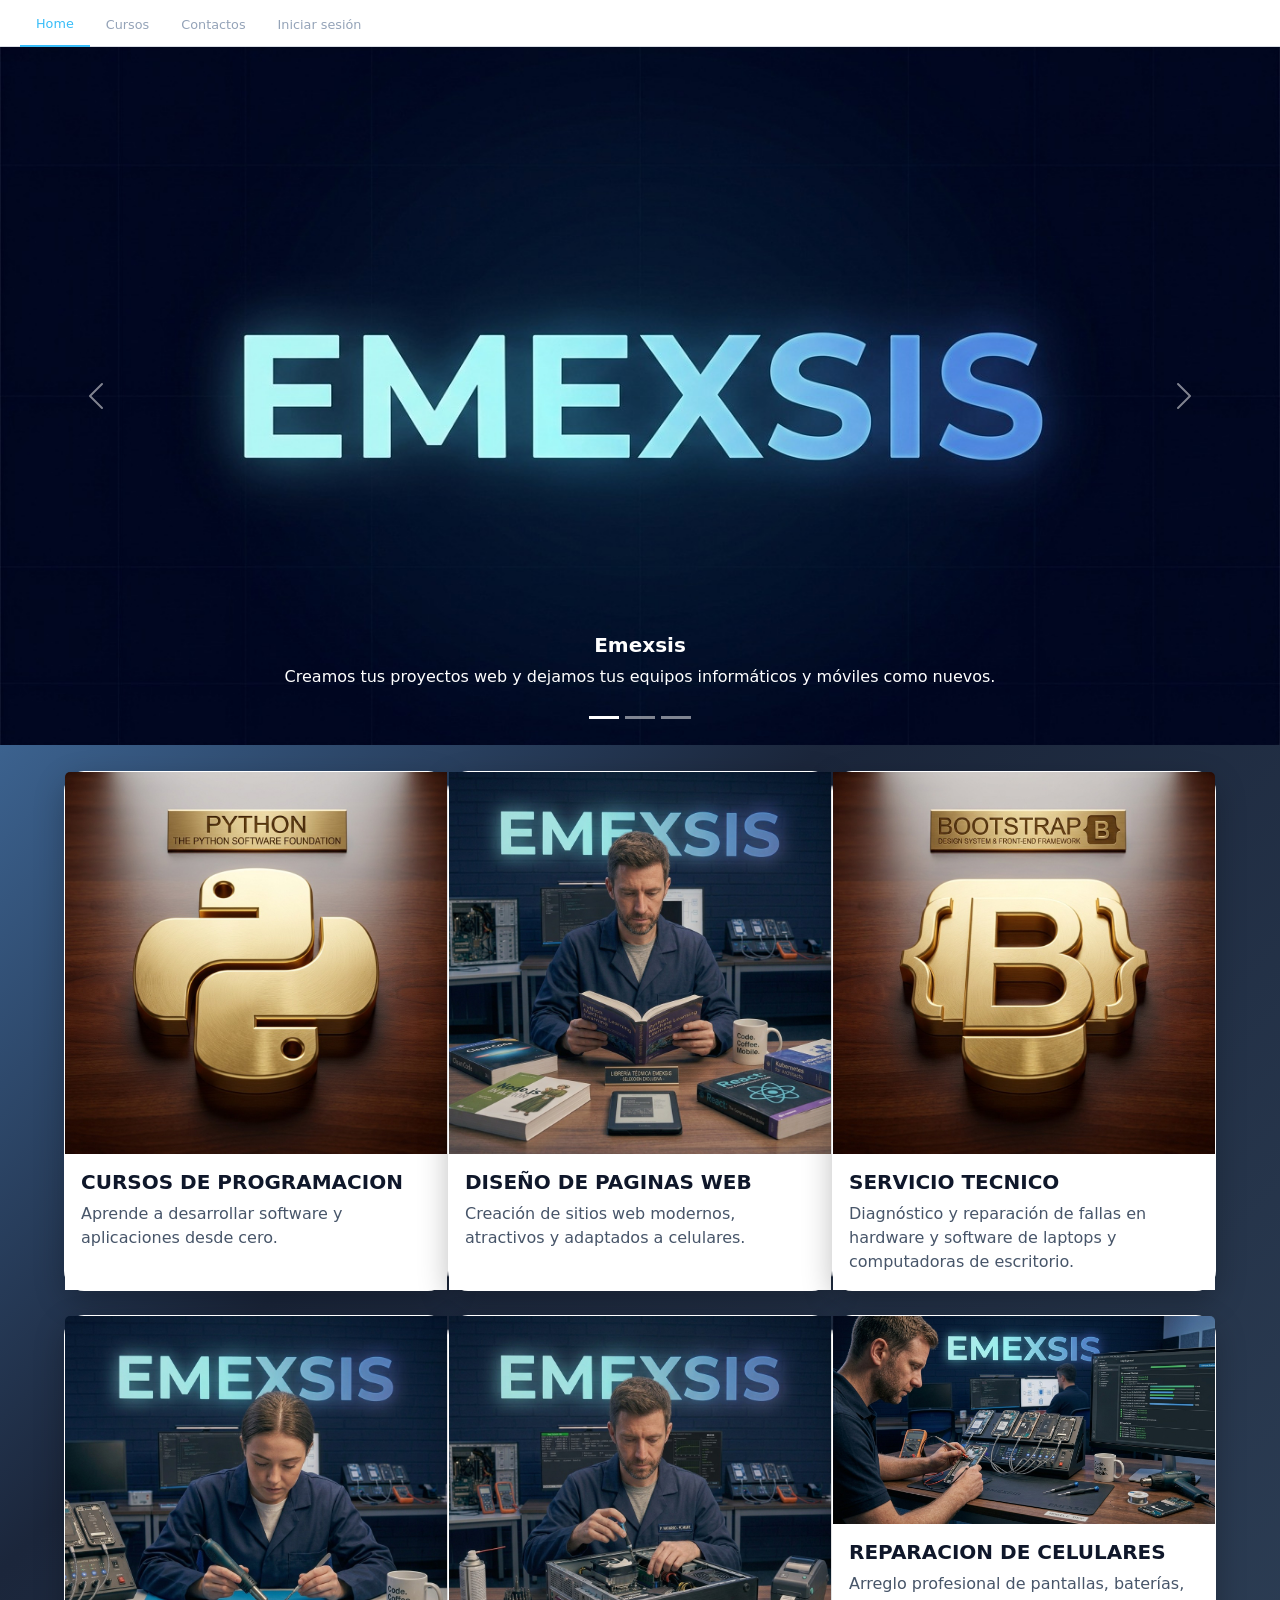
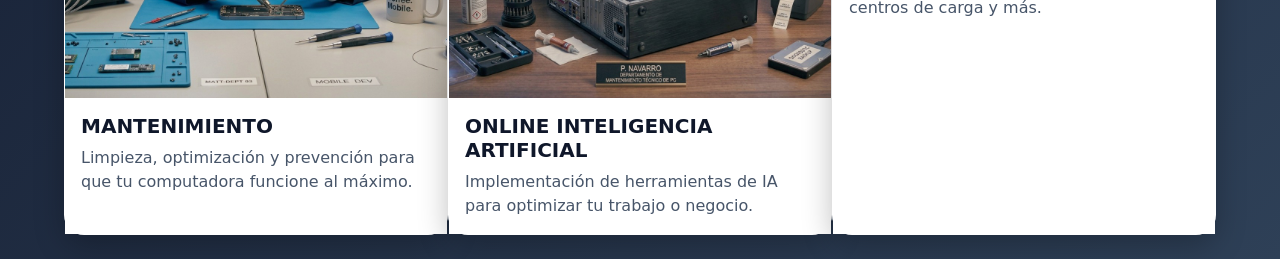
<file: index.html>
<!DOCTYPE html>
<html lang="en">

<head>
  <meta charset="UTF-8">
  <meta name="viewport" content="width=device-width, initial-scale=1.0">
  <link href="https://cdn.jsdelivr.net/npm/bootstrap@5.0.2/dist/css/bootstrap.min.css" rel="stylesheet"
    integrity="sha384-EVSTQN3/azprG1Anm3QDgpJLIm9Nao0Yz1ztcQTwFspd3yD65VohhpuuCOmLASjC" crossorigin="anonymous">
  <title></title>
  <link rel="stylesheet" href="style.css">
</head>

<body>
  <ul class="nav nav-tabs bg-white ps-3 pt-2">
    <li class="nav-item">
      <a class="nav-link active" aria-current="page" href="index.html">Home</a>
    </li>
    <li class="nav-item">
      <a class="nav-link" href="cursos.html">Cursos</a>
    </li>
    <li class="nav-item">
      <a class="nav-link" href="contactame.html">Contactos</a>
    </li>
    <li class="nav-item">
      <a class="nav-link" href="login.html">Iniciar sesión</a>
    </li>
  </ul>
  <div id="carouselExampleCaptions" class="carousel slide" data-bs-ride="carousel">
    <div class="carousel-indicators">
      <button type="button" data-bs-target="#carouselExampleCaptions" data-bs-slide-to="0" class="active"
        aria-current="true" aria-label="Slide 1"></button>
      <button type="button" data-bs-target="#carouselExampleCaptions" data-bs-slide-to="1"
        aria-label="Slide 2"></button>
      <button type="button" data-bs-target="#carouselExampleCaptions" data-bs-slide-to="2"
        aria-label="Slide 3"></button>
    </div>
    <div class="carousel-inner">
      <div class="carousel-item active">
        <img src="src/img/1.jpeg" class="d-block w-100" alt="...">
        <div class="carousel-caption d-none d-md-block">
          <h5><strong>Emexsis</strong></h5>
          <p>Creamos tus proyectos web y dejamos tus equipos informáticos y móviles como nuevos.</p>
        </div>
      </div>
      <div class="carousel-item">
        <img src="src/img/2.jpeg" class="d-block w-100" alt="...">
        <div class="carousel-caption d-none d-md-block">
          <h5><strong>Emexsis</strong></h5>
          <p>Nos apasiona la innovación y el soporte tecnológico integral. Nuestro objetivo es ofrecerte soluciones
            eficientes, modernas y al alcance de tu mano.</p>
        </div>
      </div>
      <div class="carousel-item">
        <img src="src/img/3.jpeg" class="d-block w-100" alt="...">
        <div class="carousel-caption d-none d-md-block">
          <h5><strong>Emexsis</strong></h5>
          <p>Tu centro integral de tecnología: impulsamos tu aprendizaje y desarrollo digital.</p>
        </div>
      </div>
      <div class="carousel-item">
        <img src="src/img/4.jpeg" class="d-block w-100" alt="...">
        <div class="carousel-caption d-none d-md-block">
          <h5><strong>Emexsis</strong></h5>
          <p>También cuidamos, optimizamos y reparamos tus computadoras y celulares.</p>
        </div>
      </div>
    </div>
    <button class="carousel-control-prev" type="button" data-bs-target="#carouselExampleCaptions" data-bs-slide="prev">
      <span class="carousel-control-prev-icon" aria-hidden="true"></span>
      <span class="visually-hidden">Previous</span>
    </button>
    <button class="carousel-control-next" type="button" data-bs-target="#carouselExampleCaptions" data-bs-slide="next">
      <span class="carousel-control-next-icon" aria-hidden="true"></span>
      <span class="visually-hidden">Next</span>
    </button>
  </div>
  <div class="cont">


    <div class="card-group">
      <div class="card">
        <img src="src/img/programacion.jpeg" class="card-img-top" alt="...">
        <div class="card-body">
          <h5 class="card-title"><strong>CURSOS DE PROGRAMACION</strong></h5>
          <p class="card-text">Aprende a desarrollar software y aplicaciones desde cero.</p>
        </div>
      </div>
      <div class="card">
        <img src="src/img/paginasweb.jpeg" class="card-img-top" alt="...">
        <div class="card-body">
          <h5 class="card-title"><strong>DISEÑO DE PAGINAS WEB</strong></h5>
          <p class="card-text">Creación de sitios web modernos, atractivos y adaptados a celulares.</p>
        </div>
      </div>
      <div class="card">
        <img src="src/img/serviciotecnico.jpeg" class="card-img-top" alt="...">
        <div class="card-body">
          <h5 class="card-title"><strong>SERVICIO TECNICO</strong></h5>
          <p class="card-text">Diagnóstico y reparación de fallas en hardware y software de laptops y computadoras de
            escritorio.</p>
        </div>
      </div>
    </div>
    <div class="card-group">
      <div class="card">
        <img src="src/img/mantenimiento.jpeg" class="card-img-top" alt="...">
        <div class="card-body">
          <h5 class="card-title"><strong>MANTENIMIENTO</strong></h5>
          <p class="card-text">Limpieza, optimización y prevención para que tu computadora funcione al máximo.</p>
        </div>
      </div>
      <div class="card">
        <img src="src/img/ia.jpeg" class="card-img-top" alt="...">
        <div class="card-body">
          <h5 class="card-title"><strong>ONLINE INTELIGENCIA ARTIFICIAL</strong></h5>
          <p class="card-text">Implementación de herramientas de IA para optimizar tu trabajo o negocio.</p>
        </div>
      </div>
      <div class="card">
        <img src="src/img/celulares.jpeg" class="card-img-top" alt="...">
        <div class="card-body">
          <h5 class="card-title"><strong>REPARACION DE CELULARES</strong></h5>
          <p class="card-text">Arreglo profesional de pantallas, baterías, centros de carga y más.</p>
        </div>
      </div>
    </div>



  </div>

</body>
<script src="https://cdn.jsdelivr.net/npm/bootstrap@5.0.2/dist/js/bootstrap.bundle.min.js"
  integrity="sha384-MrcW6ZMFYlzcLA8Nl+NtUVF0sA7MsXsP1UyJoMp4YLEuNSfAP+JcXn/tWtIaxVXM" crossorigin="anonymous"></script>

</html>
</file>
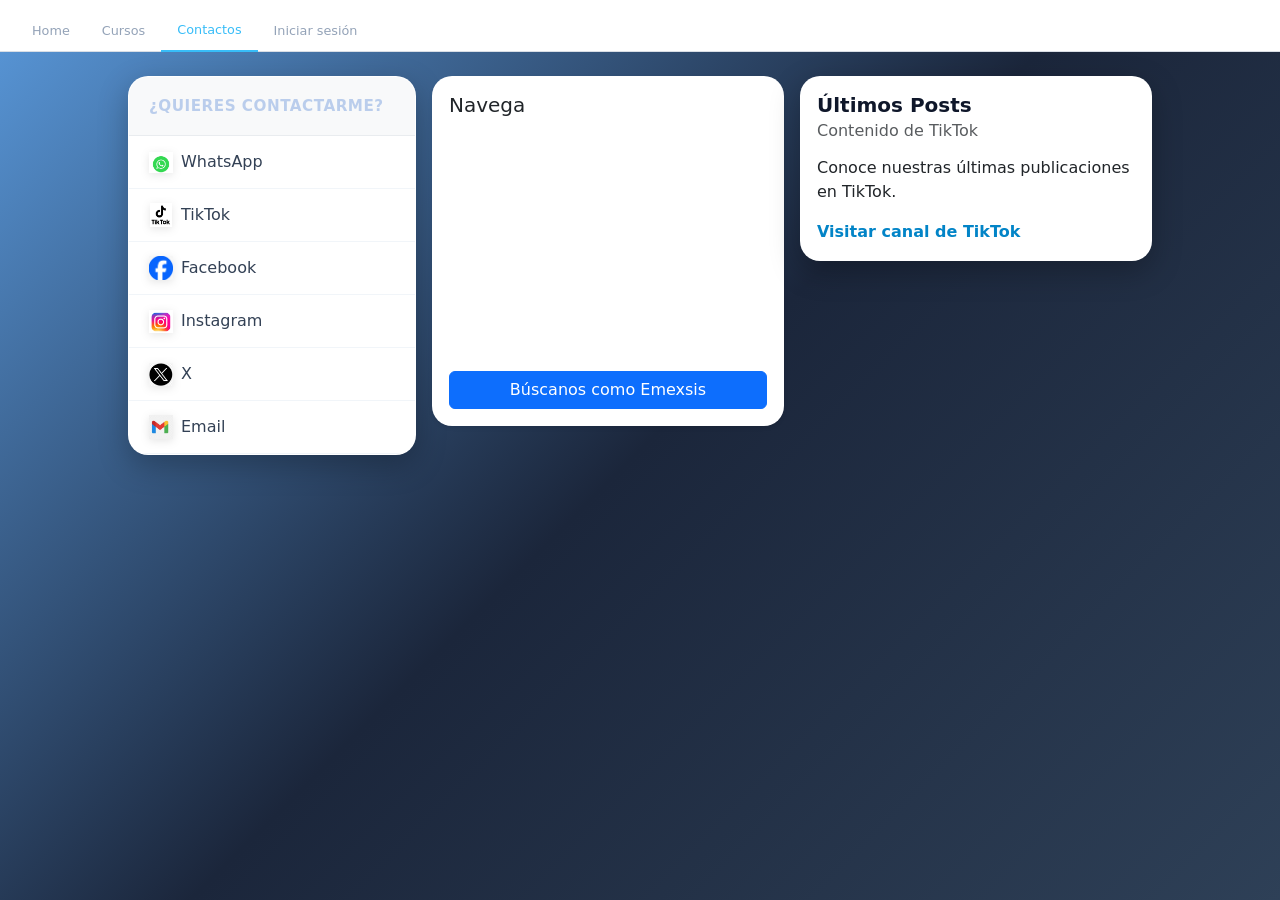
<file: contactame.html>
<!DOCTYPE html>
<html lang="es">

<head>
    <meta charset="UTF-8">
    <meta name="viewport" content="width=device-width, initial-scale=1.0">
    <title>Contactame</title>
    <link rel="stylesheet" href="style.css">
    <link href="https://cdn.jsdelivr.net/npm/bootstrap@5.0.2/dist/css/bootstrap.min.css" rel="stylesheet">
</head>

<body>

    <!-- Menú de pestañas -->
    <ul class="nav nav-tabs bg-white ps-3 pt-2">
        <li class="nav-item">
            <a class="nav-link" href="index.html">Home</a>
        </li>
        <li class="nav-item">
            <a class="nav-link" href="cursos.html">Cursos</a>
        </li>
        <li class="nav-item">
            <a class="nav-link active" aria-current="page" href="contactame.html">Contactos</a>
        </li>
        <li class="nav-item">
            <a class="nav-link" href="login.html">Iniciar sesión</a>
        </li>
    </ul>

    <!-- CONTENEDOR PRINCIPAL FLEX -->
    <div class="d-flex justify-content-center align-items-start gap-3 p-4 seccion-principal">

        <!-- COLUMNA 1: Redes Sociales (Izquierda) -->
        <!-- COLUMNA 1: Redes Sociales (Izquierda) -->
        <div class="card columna-redes" style="width: 18rem;">
            <div class="card-header fw-bold">
                ¿QUIERES CONTACTARME?
            </div>
            <ul class="list-group list-group-flush">
                <li class="list-group-item d-flex align-items-center gap-2">
                    <img src="src/img/Logo_Whatsapp.jpeg" alt="WhatsApp" class="icono-red"> <span>WhatsApp</span>
                </li>
                <li class="list-group-item d-flex align-items-center gap-2">
                    <img src="src/img/Logo_Tik_Tok.jpeg" alt="TikTok" class="icono-red">
                    <span>TikTok</span>
                </li>
                <li class="list-group-item d-flex align-items-center gap-2">
                    <img src="src/img/Logo_Facebook.jpeg" alt="Facebook" class="icono-red">
                    <span>Facebook</span>
                </li>
                <li class="list-group-item d-flex align-items-center gap-2">
                    <img src="src/img/Logo_Instagram.jpeg" alt="Instagram" class="icono-red">
                    <span>Instagram</span>
                </li>
                <li class="list-group-item d-flex align-items-center gap-2">
                    <img src="src/img/Logo_X.jpeg" alt="X" class="icono-red">
                    <span>X</span>
                </li>
                <li class="list-group-item d-flex align-items-center gap-2">
                    <img src="src/img/Logo_Email.jpeg" alt="Email" class="icono-red">
                    <span>Email</span>
                </li>
            </ul>
        </div>

        <!-- COLUMNA 2: Mapa y Formulario (Centro) -->
        <div class="columna-centro" style="width: 22rem;">
            <div class="card shadow-sm mb-3">
                <div class="card-body">
                    <h5 class="card-title">Navega</h5>
                    <div class="ratio ratio-4x3 mb-2">
                        <iframe
                            src="https://www.google.com/maps/embed?pb=!1m18!1m12!1m3!1d3989.7891234567!2d-78.5!3d-0.2!2m3!1f0!2f0!3f0!3m2!1i1024!2i768!4f13.1!3m3!1m2!1s0x0%3A0x0!2zM8KwMTInMDAuMCJTIDc4wrAzMCcwMC4wIlc!5e0!3m2!1ses!2sec!4v123456789"
                            style="border:0;" allowfullscreen="" loading="lazy">
                        </iframe>
                    </div>
                    <a href="#" class="btn btn-primary w-100">Búscanos como Emexsis</a>
                </div>
            </div>
        </div>

        <!-- COLUMNA 3: TikTok / Anuncios (Derecha) -->
        <div class="card columna-derecha" style="width: 22rem;">
            <div class="card-body">
                <h5 class="card-title">Últimos Posts</h5>
                <h6 class="card-subtitle mb-3 text-muted">Contenido de TikTok</h6>
                <p class="card-text">Conoce nuestras últimas publicaciones en TikTok.</p>
                <a href="https://www.tiktok.com/@roxy_campues?_r=1&_t=ZS-9A0roldBxSQ" class="card-link"
                    target="_blank">Visitar canal de TikTok</a>
            </div>
        </div>

    </div>

    <script src="https://cdn.jsdelivr.net/npm/bootstrap@5.0.2/dist/js/bootstrap.bundle.min.js"></script>
</body>

</html>
</file>
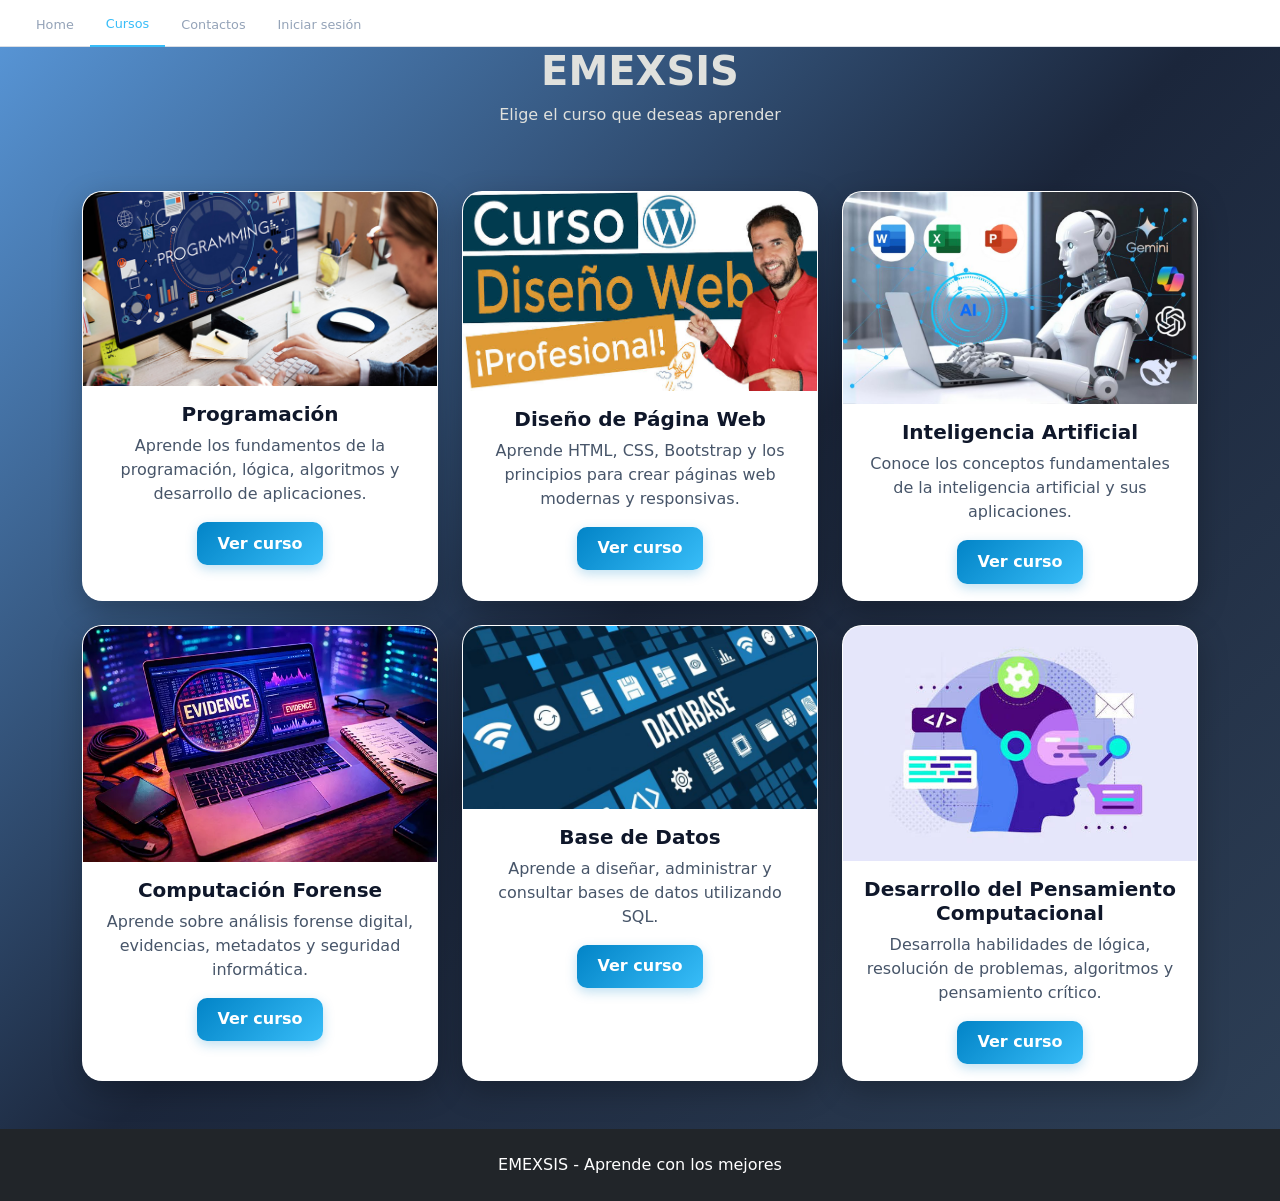
<file: cursos.html>
<!DOCTYPE html>
<html lang="es">

<head>

    <meta charset="UTF-8">
    <meta name="viewport" content="width=device-width, initial-scale=1.0">
    <title>EMEXSIS - Cursos</title>
    <link href="https://cdn.jsdelivr.net/npm/bootstrap@5.0.2/dist/css/bootstrap.min.css" rel="stylesheet">
    <link rel="stylesheet" href="style.css">

</head>


<body>
  <ul class="nav nav-tabs bg-white ps-3 pt-2">
    <li class="nav-item">
      <a class="nav-link" href="index.html">Home</a>
    </li>
    <li class="nav-item">
      <a class="nav-link active" aria-current="page" href="cursos.html">Cursos</a>
    </li>
    <li class="nav-item">
      <a class="nav-link" href="contactame.html">Contactos</a>
    </li>
    <li class="nav-item">
    <a class="nav-link" href="login.html">Iniciar sesión</a>
    </li>
  </ul>

    <section class="courses-header">

        <div class="container text-center">

            <h1 class="fw-bold">
                EMEXSIS
            </h1>

            <p>
                Elige el curso que deseas aprender
            </p>

        </div>

    </section>

    <section class="container py-5">

        <div class="row g-4">

            <div class="col-lg-4 col-md-6">

                <div class="card course-card h-100 shadow-sm">

                    <img src="src/img/programacion1.0.jpg"
                         class="card-img-top course-image"
                         alt="Curso de Programación">

                    <div class="card-body text-center">

                        <h5 class="card-title fw-bold">
                            Programación
                        </h5>

                        <p class="card-text">
                            Aprende los fundamentos de la programación,
                            lógica, algoritmos y desarrollo de aplicaciones.
                        </p>

                        <a href="contactame.html" class="btn course-button">
                            Ver curso
                        </a>

                    </div>

                </div>

            </div>

            <div class="col-lg-4 col-md-6">

                <div class="card course-card h-100 shadow-sm">

                    <img src="src/img/pagweb.jpg"
                         class="card-img-top course-image"
                         alt="Curso de Diseño de Página Web">

                    <div class="card-body text-center">

                        <h5 class="card-title fw-bold">
                            Diseño de Página Web
                        </h5>

                        <p class="card-text">
                            Aprende HTML, CSS, Bootstrap y los principios
                            para crear páginas web modernas y responsivas.
                        </p>

                        <a href="contactame.html" class="btn course-button">
                            Ver curso
                        </a>

                    </div>

                </div>

            </div>

            <div class="col-lg-4 col-md-6">

                <div class="card course-card h-100 shadow-sm">

                    <img src="src/img/ia1.0.jpg"
                         class="card-img-top course-image"
                         alt="Curso de Inteligencia Artificial">

                    <div class="card-body text-center">

                        <h5 class="card-title fw-bold">
                            Inteligencia Artificial
                        </h5>

                        <p class="card-text">
                            Conoce los conceptos fundamentales de la
                            inteligencia artificial y sus aplicaciones.
                        </p>

                        <a href="contactame.html" class="btn course-button">
                            Ver curso
                        </a>

                    </div>

                </div>

            </div>

            <div class="col-lg-4 col-md-6">

                <div class="card course-card h-100 shadow-sm">

                    <img src="src/img/compuforense.webp"
                         class="card-img-top course-image"
                         alt="Curso de Computación Forense">

                    <div class="card-body text-center">

                        <h5 class="card-title fw-bold">
                            Computación Forense
                        </h5>

                        <p class="card-text">
                            Aprende sobre análisis forense digital,
                            evidencias, metadatos y seguridad informática.
                        </p>

                        <a href="contactame.html" class="btn course-button">
                            Ver curso
                        </a>

                    </div>

                </div>

            </div>

            <div class="col-lg-4 col-md-6">

                <div class="card course-card h-100 shadow-sm">

                    <img src="src/img/basededatos.jpg"
                         class="card-img-top course-image"
                         alt="Curso de Base de Datos">

                    <div class="card-body text-center">

                        <h5 class="card-title fw-bold">
                            Base de Datos
                        </h5>

                        <p class="card-text">
                            Aprende a diseñar, administrar y consultar
                            bases de datos utilizando SQL.
                        </p>

                        <a href="contactame.html" class="btn course-button">
                            Ver curso
                        </a>

                    </div>

                </div>

            </div>

            <div class="col-lg-4 col-md-6">

                <div class="card course-card h-100 shadow-sm">

                    <img src="src/img/pensamiento.jpg"
                         class="card-img-top course-image"
                         alt="Curso de Pensamiento Computacional">

                    <div class="card-body text-center">

                        <h5 class="card-title fw-bold">
                            Desarrollo del Pensamiento Computacional
                        </h5>

                        <p class="card-text">
                            Desarrolla habilidades de lógica, resolución
                            de problemas, algoritmos y pensamiento crítico.
                        </p>

                        <a href="contactame.html" class="btn course-button">
                            Ver curso
                        </a>

                    </div>

                </div>

            </div>


        </div>

    </section>

    <footer class="bg-dark text-white text-center py-4">

        <p class="mb-0">
             EMEXSIS - Aprende con los mejores
        </p>

    </footer>

</body>

</html>
</file>
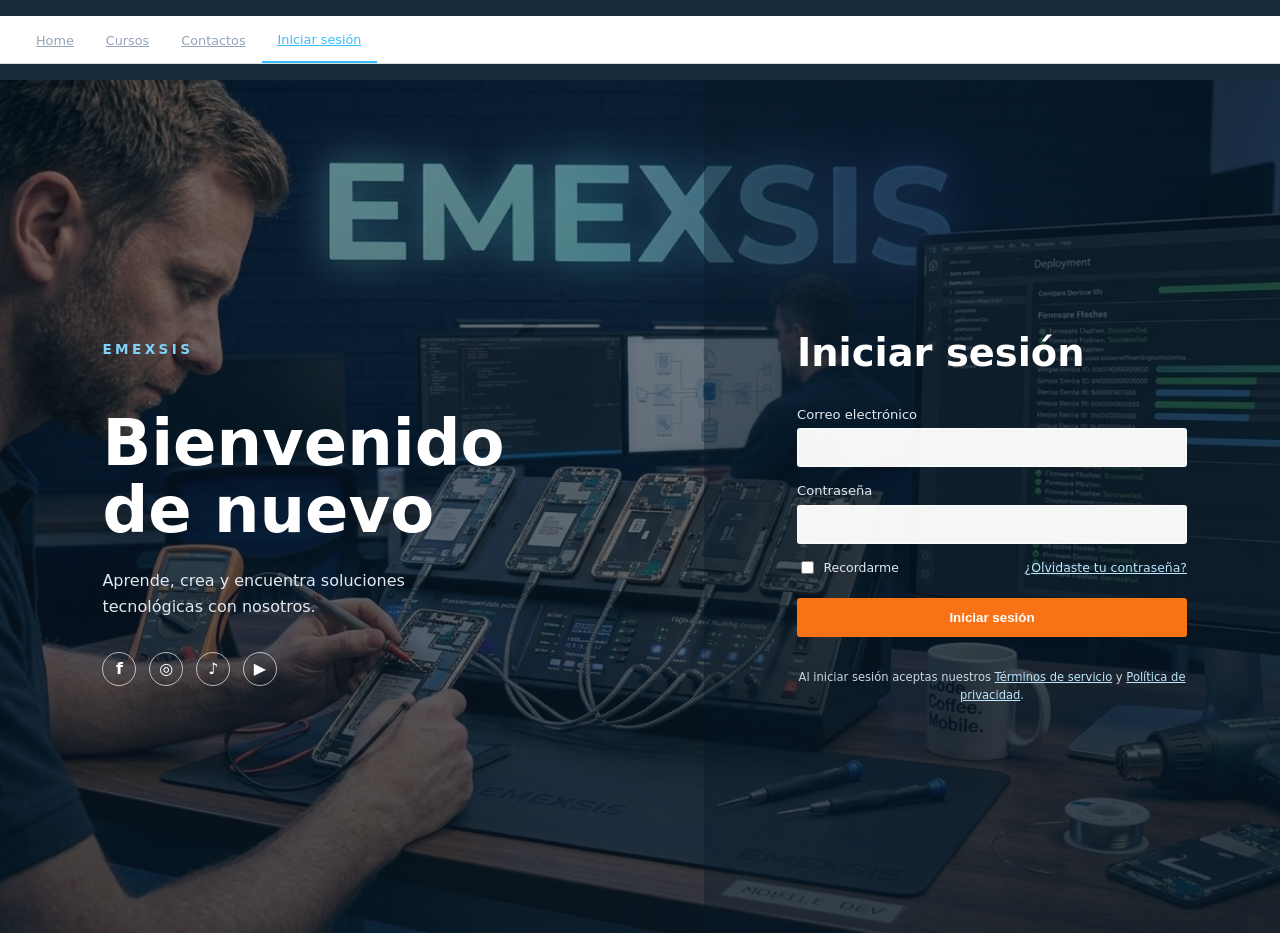
<file: login.html>
<!DOCTYPE html>
<html lang="es">

<head>
    <meta charset="UTF-8">
    <meta name="viewport" content="width=device-width, initial-scale=1.0">
    <title>Iniciar sesión - EMEXSIS</title>
    <link rel="stylesheet" href="style.css">
</head>

<body class="login-page">
    <ul class="nav nav-tabs bg-white ps-3 pt-2">
        <li class="nav-item">
            <a class="nav-link" href="index.html">Home</a>
        </li>
        <li class="nav-item">
            <a class="nav-link" href="cursos.html">Cursos</a>
        </li>
        <li class="nav-item">
            <a class="nav-link" href="contactame.html">Contactos</a>
        </li>
        <li class="nav-item">
            <a class="nav-link active" aria-current="page" href="login.html">Iniciar sesión</a>
        </li>
    </ul>

    <main class="login-container">
        <section class="login-welcome">
            <div class="login-welcome-content">
                <p class="login-brand">EMEXSIS</p>
                <h1>Bienvenido<br>de nuevo</h1>
                <p class="login-description">
                    Aprende, crea y encuentra soluciones tecnológicas con nosotros.
                </p>
                <div class="login-socials" aria-label="Redes sociales">
                    <a href="contactame.html" aria-label="Contactos">f</a>
                    <a href="contactame.html" aria-label="Instagram">◎</a>
                    <a href="contactame.html" aria-label="TikTok">♪</a>
                    <a href="contactame.html" aria-label="YouTube">▶</a>
                </div>
            </div>
        </section>

        <section class="login-form-panel" aria-labelledby="login-title">
            <form class="login-form" action="index.html" method="get">
                <h2 id="login-title">Iniciar sesión</h2>

                <label for="email">Correo electrónico</label>
                <input type="email" id="email" name="email" autocomplete="email" required>

                <label for="password">Contraseña</label>
                <input type="password" id="password" name="password" autocomplete="current-password" minlength="6"
                    required>

                <div class="login-options">
                    <label class="remember-option" for="remember">
                        <input type="checkbox" id="remember" name="remember">
                        <span>Recordarme</span>
                    </label>
                    <a href="contactame.html">¿Olvidaste tu contraseña?</a>
                </div>

                <button type="submit" class="login-submit">Iniciar sesión</button>

                <p class="login-terms">
                    Al iniciar sesión aceptas nuestros
                    <a href="contactame.html">Términos de servicio</a> y
                    <a href="contactame.html">Política de privacidad</a>.
                </p>
            </form>
        </section>
    </main>
</body>

</html>
</file>
<file: style.css>
.cont { 
  margin-left: 5%;
  margin-top: 2%;
  margin-right: 5%;
}

.contactos {
  margin-left: 5%;
  margin-top: 2%;
  margin-right: 5%;
}

/* --- ESTILOS GENERALES Y FONDO AZUL MODERNO --- */
body {
  /* Gradient azul oscuro profundo y elegante */
  background: linear-gradient(135deg, #5998da 0%, #1b263b 50%, #2e4057 100%);
  font-family: 'Segoe UI', system-ui, -apple-system, sans-serif;
  min-height: 100vh;
  margin: 0;
  padding: 0;
  color: #e0e1dd;
}

/* Espaciado del contenedor principal */
.seccion-principal {
  max-width: 1250px;
  margin: 0 auto;
  padding-top: 30px !important;
}

/* --- ESTILO BASE PARA TODAS LAS TARJETAS (Bordes Bonitos y Sombras) --- */
.card, .caja-formulario {
  border: 1px solid rgba(255, 255, 255, 0.1) !important;
  border-radius: 20px !important; /* Bordes redondeados más suavizados */
  box-shadow: 0 10px 30px rgba(0, 0, 0, 0.25) !important; /* Sombra flotante */
  backdrop-filter: blur(10px);
  transition: transform 0.3s ease, box-shadow 0.3s ease;
}

/* Efecto al pasar el mouse por las tarjetas */
.card:hover, .caja-formulario:hover {
  transform: translateY(-4px);
  box-shadow: 0 15px 35px rgba(0, 0, 0, 0.35) !important;
}

/* Tarjetas de servicios en Home */
.cont .card {
  background-color: #ffffff !important;
  color: #334155;
}

.cont .card .card-title {
  color: #0f172a;
}

.cont .card .card-text {
  color: #475569;
}

.cont .card .card-body {
  background-color: #ffffff;
}

.cont .card-group {
  margin-bottom: 1.5rem;
}

/* --- COLUMNA 1: REDES SOCIALES --- */
.columna-redes {
  background-color: #ffffff !important;
  overflow: hidden;
}

.columna-redes .card-header {
  background-color: #f8f9fa !important;
  border-bottom: 1px solid #e9ecef !important;
  color: hsla(217, 57%, 76%, 0.701);
  padding: 18px 20px;
  font-size: 0.95rem;
  letter-spacing: 0.5px;
}

.columna-redes .list-group-item {
  border-bottom: 1px solid #f1f5f9 !important;
  padding: 14px 20px;
  font-weight: 500;
  color: #334155;
  transition: all 0.2s ease;
}

/* Animación bonita al pasar el cursor sobre cada red */
.columna-redes .list-group-item:hover {
  background-color: #f0f4f8 !important;
  padding-left: 25px; /* Efecto de deslizamiento */
}

.icono-red {
  width: 24px;
  height: 24px;
  object-fit: contain;
  filter: drop-shadow(0 2px 4px rgba(0,0,0,0.1));
}

/* --- COLUMNA 2: FORMULARIO Y MAPA --- */
.caja-formulario {
  background: linear-gradient(145deg, #1e293b, #0f172a) !important;
  padding: 25px;
}

.caja-formulario h3 {
  font-weight: 600;
  letter-spacing: 0.5px;
}

/* Inputs de texto rediseñados */
.input-oscuro {
  width: 100%;
  background-color: rgba(255, 255, 255, 0.06);
  border: 1px solid rgba(255, 255, 255, 0.15);
  border-radius: 12px;
  padding: 12px 16px;
  color: #ffffff;
  outline: none;
  transition: all 0.25s ease;
  box-sizing: border-box;
}

/* Resplandor azul cuando haces clic para escribir */
.input-oscuro:focus {
  background-color: rgba(255, 255, 255, 0.1);
  border-color: #38bdf8;
  box-shadow: 0 0 12px rgba(56, 189, 248, 0.3);
}

.input-oscuro::placeholder {
  color: #94a3b8;
}

/* Botón llamativo con degradado cyan/azul */
.btn-enviar {
  width: 100%;
  background: linear-gradient(135deg, #0284c7, #38bdf8);
  border: none;
  color: #ffffff;
  padding: 12px;
  border-radius: 12px;
  font-weight: 700;
  cursor: pointer;
  box-shadow: 0 4px 15px rgba(56, 189, 248, 0.3);
  transition: all 0.3s ease;
}

.btn-enviar:hover {
  opacity: 0.95;
  box-shadow: 0 6px 20px rgba(56, 189, 248, 0.5);
  transform: scale(1.01);
}

/* Tarjeta del Mapa */
.columna-centro .card {
  background-color: #ffffff !important;
}

.columna-centro iframe {
  border-radius: 14px;
  overflow: hidden;
}

/* --- COLUMNA 3: TIKTOK / ANUNCIOS --- */
.columna-derecha {
  background-color: #ffffff !important;
}

.columna-derecha .card-title {
  color: #0f172a;
  font-weight: 700;
}

.columna-derecha .card-link {
  color: #0284c7;
  font-weight: 600;
  text-decoration: none;
}

.columna-derecha .card-link:hover {
  text-decoration: underline;
}

/* --- MENÚ SUPERIOR DE PESTAÑAS --- */
.nav-tabs {
  align-items: stretch;
  background-color: #ffffff !important;
  border-bottom: 1px solid #d9dee5 !important;
  display: flex !important;
  flex-direction: row !important;
  flex-wrap: nowrap !important;
  list-style: none;
  padding: 0 20px !important;
  min-height: 47px;
  width: 100%;
}

.nav-tabs .nav-item {
  display: flex;
  flex: 0 0 auto;
}

.nav-tabs .nav-link {
  align-items: center;
  color: #94a3b8 !important;
  display: flex;
  font-size: 0.8rem;
  border: none !important;
  font-weight: 500;
  padding: 0.75rem 1rem 0.65rem !important;
  transition: color 0.2s ease, background-color 0.2s ease;
}

.nav-tabs .nav-link:not(.active):not(.disabled):hover {
  color: #0284c7 !important;
  background-color: #f0f9ff !important;
}

.nav-tabs .nav-link.active {
  color: #38bdf8 !important;
  background-color: transparent !important;
  border-bottom: 2px solid #38bdf8 !important;
}

/* --- CURSOS --- */
.course-card {
  overflow: hidden;
  background-color: #ffffff !important;
  color: #334155;
}

.course-card .card-title {
  color: #0f172a;
}

.course-card .card-text {
  color: #475569;
}

.course-button {
  display: inline-block;
  background: linear-gradient(135deg, #0284c7, #38bdf8);
  border: none !important;
  border-radius: 10px;
  color: #ffffff !important;
  font-weight: 600;
  padding: 0.6rem 1.25rem;
  box-shadow: 0 4px 12px rgba(2, 132, 199, 0.25);
  transition: transform 0.2s ease, box-shadow 0.2s ease, filter 0.2s ease;
}

.course-button:hover,
.course-button:focus {
  color: #ffffff !important;
  filter: brightness(1.08);
  transform: translateY(-2px);
  box-shadow: 0 7px 18px rgba(2, 132, 199, 0.4);
}

/* --- LOGIN --- */
.login-page {
  min-height: 100vh;
  background: #172b3d;
  color: #ffffff;
}

.login-navbar {
  min-height: 47px;
}

.login-container {
  display: grid;
  grid-template-columns: minmax(0, 1.1fr) minmax(320px, 0.9fr);
  min-height: calc(100vh - 47px);
  max-width: 1400px;
  margin: 0 auto;
  background: linear-gradient(rgba(8, 25, 40, 0.48), rgba(8, 25, 40, 0.68)),
    url("src/img/4.jpeg") center / cover;
}

.login-welcome {
  display: flex;
  align-items: center;
  padding: clamp(2rem, 8vw, 7rem);
}

.login-welcome-content {
  max-width: 470px;
}

.login-brand {
  color: #7dd3fc;
  font-size: 0.85rem;
  font-weight: 700;
  letter-spacing: 0.25em;
  margin-bottom: 2rem;
}

.login-welcome h1 {
  color: #ffffff;
  font-size: clamp(2.6rem, 5vw, 4.5rem);
  line-height: 1.05;
  margin-bottom: 1.5rem;
}

.login-description {
  color: #e2e8f0;
  line-height: 1.6;
  max-width: 380px;
}

.login-socials {
  display: flex;
  gap: 0.8rem;
  margin-top: 2rem;
}

.login-socials a {
  display: grid;
  place-items: center;
  width: 2rem;
  height: 2rem;
  border: 1px solid rgba(255, 255, 255, 0.65);
  border-radius: 50%;
  color: #ffffff;
  font-weight: 700;
  text-decoration: none;
  transition: background-color 0.2s ease, transform 0.2s ease;
}

.login-socials a:hover,
.login-socials a:focus {
  background-color: #0284c7;
  transform: translateY(-2px);
}

.login-form-panel {
  display: flex;
  align-items: center;
  justify-content: center;
  padding: 2rem clamp(1.5rem, 7vw, 6rem);
  background: rgba(7, 24, 39, 0.35);
}

.login-form {
  width: min(100%, 390px);
}

.login-form h2 {
  color: #ffffff;
  font-size: clamp(1.8rem, 3vw, 2.5rem);
  margin-bottom: 2rem;
}

.login-form > label {
  display: block;
  color: #e2e8f0;
  font-size: 0.82rem;
  margin: 1rem 0 0.4rem;
}

.login-form input[type="email"],
.login-form input[type="password"] {
  width: 100%;
  box-sizing: border-box;
  border: 1px solid rgba(255, 255, 255, 0.75);
  border-radius: 3px;
  background: rgba(255, 255, 255, 0.96);
  color: #0f172a;
  padding: 0.7rem 0.8rem;
  outline: none;
}

.login-form input[type="email"]:focus,
.login-form input[type="password"]:focus {
  border-color: #38bdf8;
  box-shadow: 0 0 0 3px rgba(56, 189, 248, 0.25);
}

.login-options {
  display: flex;
  align-items: center;
  justify-content: space-between;
  gap: 1rem;
  margin: 0.9rem 0 1.3rem;
  color: #e2e8f0;
  font-size: 0.78rem;
}

.remember-option {
  display: flex;
  align-items: center;
  gap: 0.4rem;
}

.remember-option input {
  accent-color: #0284c7;
}

.login-options a,
.login-terms a {
  color: #bae6fd;
}

.login-submit {
  width: 100%;
  border: 0;
  border-radius: 3px;
  background: #f97316;
  color: #ffffff;
  cursor: pointer;
  font-weight: 700;
  padding: 0.75rem 1rem;
  transition: background-color 0.2s ease, transform 0.2s ease;
}

.login-submit:hover,
.login-submit:focus {
  background: #ea580c;
  transform: translateY(-2px);
}

.login-terms {
  color: #cbd5e1;
  font-size: 0.72rem;
  line-height: 1.5;
  margin-top: 2rem;
  text-align: center;
}

@media (max-width: 760px) {
  .login-container {
    grid-template-columns: 1fr;
  }

  .login-welcome {
    min-height: 48vh;
  }

  .login-form-panel {
    padding-top: 3rem;
    padding-bottom: 3rem;
  }
}
</file>
